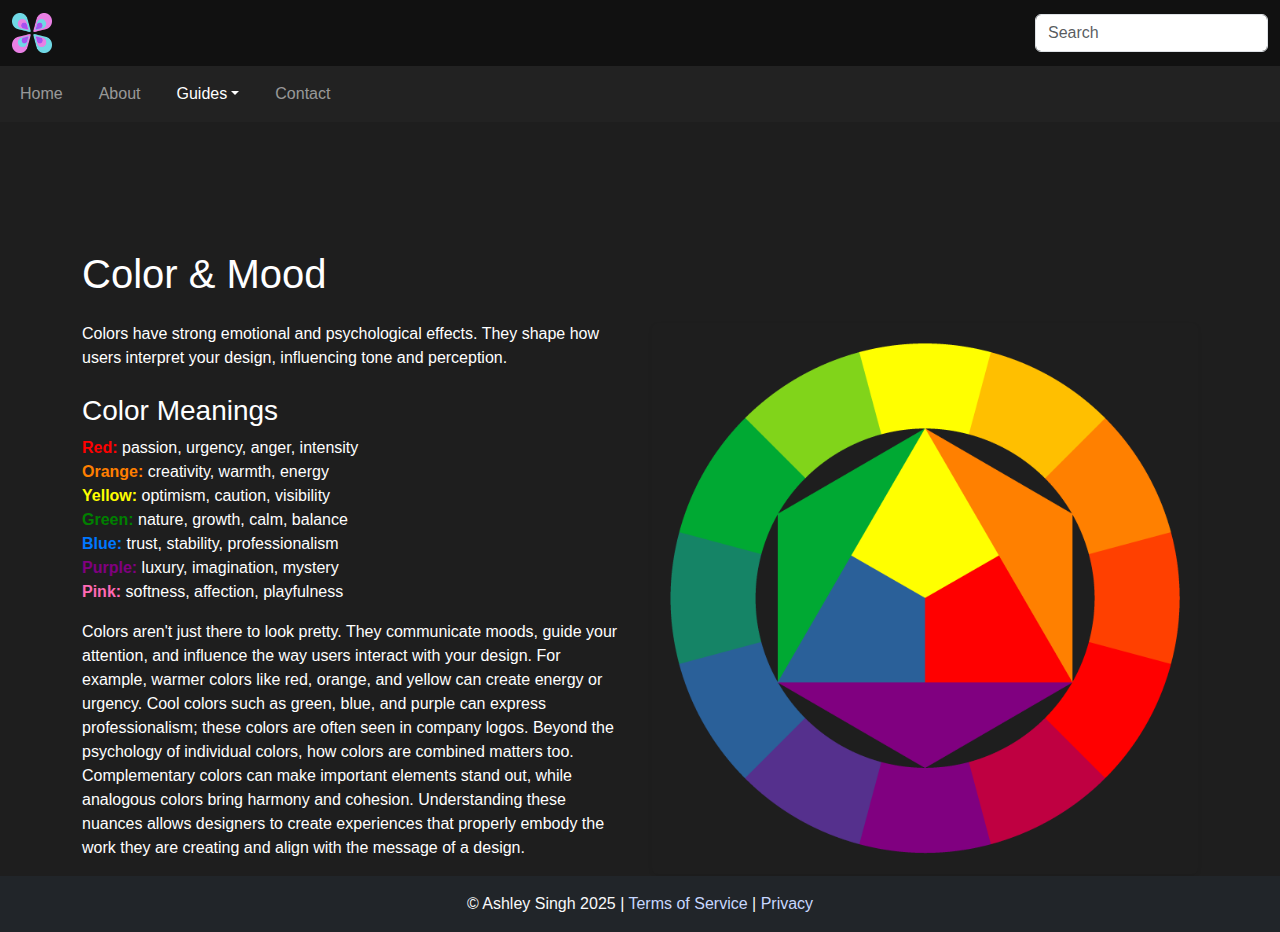
<file: colorandmood.html>
<!DOCTYPE html>
<html lang="en">
<head>
    <meta charset="UTF-8">
    <title>Color & Mood | Design 101</title>
    <link rel="icon" type="image/png" href="images/logo.png">

    <!-- DEVELOPER: Ashley Singh, IS117-001, Fall 2025 -->

    <link href="https://cdn.jsdelivr.net/npm/bootstrap@5.0.2/dist/css/bootstrap.min.css" rel="stylesheet">
    <link href="css/main.css" rel="stylesheet">
</head>

<body class="d-flex flex-column min-vh-100">

<header class="fixed-top">
    <nav class="navbar navbar-dark bg-dark py-2">
        <div class="container-fluid">
            <a class="navbar-brand" href="index.html">
                <img src="images/logo.png" width="40" height="40" alt="Design 101 Logo">
            </a>

            <form class="d-none d-md-flex" role="search">
                <input class="form-control" type="search" placeholder="Search">
            </form>

            <button class="navbar-toggler d-md-none" type="button" data-bs-toggle="collapse"
                    data-bs-target="#mobileSearch">
                <span class="navbar-toggler-icon"></span>
            </button>
        </div>
    </nav>

    <div class="collapse bg-dark p-2" id="mobileSearch">
        <form>
            <input class="form-control" type="search" placeholder="Search">
        </form>
    </div>

    <nav class="navbar navbar-expand-lg navbar-dark bg-secondary">
        <div class="container-fluid">

            <button class="navbar-toggler" type="button" data-bs-toggle="collapse" data-bs-target="#mainNav2">
                <span class="navbar-toggler-icon"></span>
            </button>

            <div class="collapse navbar-collapse" id="mainNav2">
                <ul class="navbar-nav ms-0">
                    <li class="nav-item"><a class="nav-link" href="index.html">Home</a></li>
                    <li class="nav-item"><a class="nav-link" href="about.html">About</a></li>

                    <li class="nav-item dropdown">
                        <a class="nav-link dropdown-toggle active" href="#" data-bs-toggle="dropdown">Guides</a>
                        <ul class="dropdown-menu">
                            <li><a class="dropdown-item" href="process.html">Design Process</a></li>
                            <li><a class="dropdown-item" href="elements.html">Design Elements</a></li>
                            <li><a class="dropdown-item" href="colorandmood.html">Color & Mood</a></li>
                            <li><a class="dropdown-item" href="darkpatterns.html">Dark Patterns</a></li>
                        </ul>
                    </li>

                    <li class="nav-item"><a class="nav-link" href="contact.html">Contact</a></li>

                </ul>
            </div>
        </div>
    </nav>
</header>

<main class="flex-grow-1 container" style="margin-top: 120px;">
    <h1 class="mb-4">Color & Mood</h1>

    <div class="row align-items-center">
        <!-- Text -->
        <div class="col-md-6">
            <p>Colors have strong emotional and psychological effects. They shape how users interpret your design, influencing tone and perception.</p>

            <h3 class="mt-4">Color Meanings</h3>

            <ul class="list-unstyled">
                <li><span style="color:#ff0000; font-weight:bold;">Red:</span> passion, urgency, anger, intensity</li>
                <li><span style="color:#ff7f00; font-weight:bold;">Orange:</span> creativity, warmth, energy</li>
                <li><span style="color:#ffff00; font-weight:bold;">Yellow:</span> optimism, caution, visibility</li>
                <li><span style="color:#008000; font-weight:bold;">Green:</span> nature, growth, calm, balance</li>
                <li><span style="color:#0077ff; font-weight:bold;">Blue:</span> trust, stability, professionalism</li>
                <li><span style="color:#800080; font-weight:bold;">Purple:</span> luxury, imagination, mystery</li>
                <li><span style="color:#ff69b4; font-weight:bold;">Pink:</span> softness, affection, playfulness</li>
            </ul>

            <p>Colors aren't just there to look pretty. They communicate moods, guide your attention, and influence the way users interact with your design. For example, warmer colors like red, orange, and yellow can create energy or urgency. Cool colors such as green, blue, and purple can express professionalism; these colors are often seen in company logos. Beyond the psychology of individual colors, how colors are combined matters too. Complementary colors can make important elements stand out, while analogous colors bring harmony and cohesion. Understanding these nuances allows designers to create experiences that properly embody the work they are creating and align with the message of a design.</p>
        </div>

        <!-- Image -->
        <div class="col-md-6 text-center">
            <img src="images/colorwheel.png" alt="Color Wheel" class="img-fluid rounded shadow-sm">
        </div>
    </div>
</main>




<footer class="bg-dark text-light text-center py-3">
    &copy; Ashley Singh 2025 |
    <a href="#" class="footer-link">Terms of Service</a> |
    <a href="#" class="footer-link">Privacy</a>
</footer>

<script src="https://cdn.jsdelivr.net/npm/bootstrap@5.0.2/dist/js/bootstrap.bundle.min.js"></script>
</body>
</html>
</file>
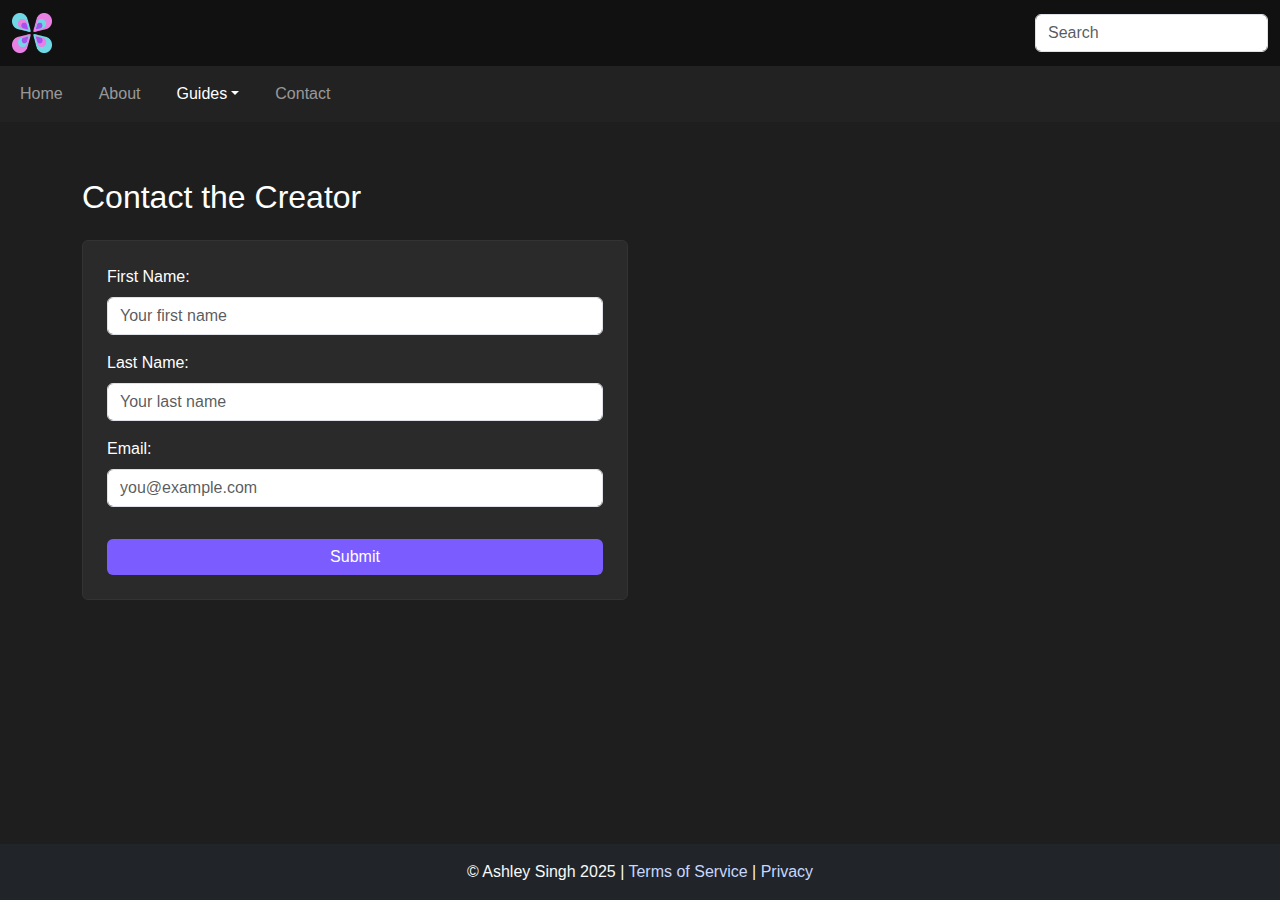
<file: contact.html>
<!DOCTYPE html>
<html lang="en">
<head>
    <meta charset="UTF-8">
    <title>Contact | Design 101</title>
    <link rel="icon" type="image/png" href="images/logo.png">


    <!-- DEVELOPER: Ashley Singh, IS117-001, Fall 2025 -->

    
    <link href="https://cdn.jsdelivr.net/npm/bootstrap@5.0.2/dist/css/bootstrap.min.css" rel="stylesheet">
    <link href="css/main.css" rel="stylesheet">
</head>
<body class="d-flex flex-column min-vh-100">


<header class="fixed-top">

    <!-- TOP BAR -->
    <nav class="navbar navbar-dark bg-dark py-2">
        <div class="container-fluid">
            <!-- Logo Top Left -->
            <a class="navbar-brand" href="index.html">
                <img src="images/logo.png" alt="Design 101 Logo" width="40" height="40">
            </a>
            <form class="d-none d-md-flex" role="search">
                <input class="form-control" type="search" placeholder="Search">
            </form>
            <button class="navbar-toggler d-md-none" type="button" data-bs-toggle="collapse" data-bs-target="#mobileSearch">
                <span class="navbar-toggler-icon"></span>
            </button>
        </div>
    </nav>

    <div class="collapse bg-dark p-2" id="mobileSearch">
        <form role="search">
            <input class="form-control" type="search" placeholder="Search">
        </form>
    </div>

    <!-- BOTTOM BAR -->
    <nav class="navbar navbar-expand-lg navbar-dark bg-secondary">
        <div class="container-fluid">
            <button class="navbar-toggler" type="button" data-bs-toggle="collapse" data-bs-target="#mainNav2">
                <span class="navbar-toggler-icon"></span>
            </button>
            <div class="collapse navbar-collapse" id="mainNav2">
                <ul class="navbar-nav ms-0">
                    <li class="nav-item"><a class="nav-link" href="index.html">Home</a></li>
                    <li class="nav-item"><a class="nav-link" href="about.html">About</a></li>
                    <li class="nav-item dropdown">
                        <a class="nav-link dropdown-toggle active" href="#" data-bs-toggle="dropdown">Guides</a>
                        <ul class="dropdown-menu">
                            <li><a class="dropdown-item" href="process.html">Design Process</a></li>
                            <li><a class="dropdown-item" href="elements.html">Design Elements</a></li>
                            <li><a class="dropdown-item" href="colorandmood.html">Color & Mood</a></li>
                            <li><a class="dropdown-item" href="darkpatterns.html">Dark Patterns</a></li>
                        </ul>
                    </li>

                    <li class="nav-item"><a class="nav-link" href="contact.html">Contact</a></li>
                </ul>
            </div>
        </div>
    </nav>

</header>



<!-- MAIN -->
<main class="flex-grow-1 container my-5">
    <div class="row justify-content-start">
        <div class="col-md-6">
            <h2 class="mb-4">Contact the Creator</h2>
            <form class="p-4 rounded" style="background-color:#2a2a2a; border:1px solid #333;">
                <div class="mb-3">
                    <label for="firstName" class="form-label">First Name:</label>
                    <input type="text" class="form-control" id="firstName" placeholder="Your first name">
                </div>
                <div class="mb-3">
                    <label for="lastName" class="form-label">Last Name:</label>
                    <input type="text" class="form-control" id="lastName" placeholder="Your last name">
                </div>
                <div class="mb-3">
                    <label for="email" class="form-label">Email:</label>
                    <input type="email" class="form-control" id="email" placeholder="you@example.com">
                </div>
                <button type="submit" class="btn btn-purple">Submit</button>
            </form>
        </div>
    </div>
</main>

<!-- FOOTER -->
<footer class="bg-dark text-light text-center py-3 mt-auto">
    <p class="mb-0">
        &copy; Ashley Singh 2025 |
        <a href="#" class="footer-link">Terms of Service</a> |
        <a href="#" class="footer-link">Privacy</a>
    </p>
</footer>


<script src="https://cdn.jsdelivr.net/npm/bootstrap@5.0.2/dist/js/bootstrap.bundle.min.js"></script>

</body>
</html>
</file>
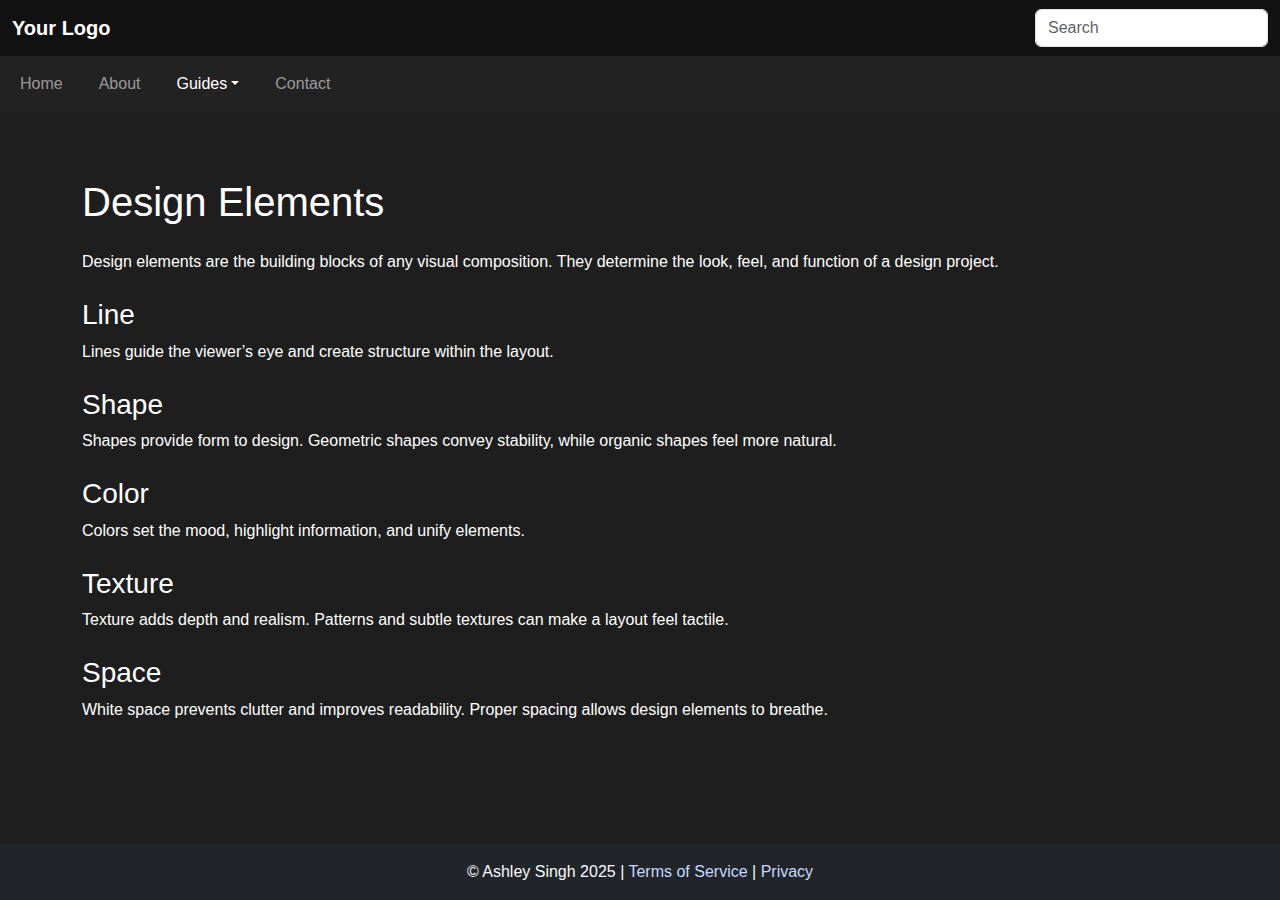
<file: elements.html>
<!DOCTYPE html>
<html lang="en">
<head>
    <meta charset="UTF-8">
    <title>Design Elements | Design 101</title>

    <!-- DEVELOPER: Ashley Singh, IS117-001, Fall 2025 -->

    <link href="https://cdn.jsdelivr.net/npm/bootstrap@5.0.2/dist/css/bootstrap.min.css" rel="stylesheet">
    <link href="css/main.css" rel="stylesheet">
</head>
<body class="d-flex flex-column min-vh-100">

<header class="fixed-top">
    <!-- Top Bar: Logo + Search -->
    <nav class="navbar navbar-dark bg-dark py-2">
        <div class="container-fluid">
            <a class="navbar-brand fw-bold" href="index.html">Your Logo</a>
            <form class="d-none d-md-flex" role="search">
                <input class="form-control" type="search" placeholder="Search">
            </form>
            <button class="navbar-toggler d-md-none" type="button" data-bs-toggle="collapse" data-bs-target="#mobileSearch">
                <span class="navbar-toggler-icon"></span>
            </button>
        </div>
    </nav>

    <div class="collapse bg-dark p-2" id="mobileSearch">
        <form role="search">
            <input class="form-control" type="search" placeholder="Search">
        </form>
    </div>

    <!-- Bottom Bar: Navigation Menu -->
    <nav class="navbar navbar-expand-lg navbar-dark bg-secondary">
        <div class="container-fluid">
            <button class="navbar-toggler" type="button" data-bs-toggle="collapse" data-bs-target="#mainNav2">
                <span class="navbar-toggler-icon"></span>
            </button>
            <div class="collapse navbar-collapse" id="mainNav2">
                <ul class="navbar-nav ms-0">
                    <li class="nav-item"><a class="nav-link" href="index.html">Home</a></li>
                    <li class="nav-item"><a class="nav-link" href="about.html">About</a></li>
                    <li class="nav-item dropdown">
                        <a class="nav-link dropdown-toggle active" href="#" role="button" data-bs-toggle="dropdown">Guides</a>
                        <ul class="dropdown-menu">
                            <li><a class="dropdown-item" href="process.html">Design Process</a></li>
                            <li><a class="dropdown-item active" href="elements.html">Design Elements</a></li>
                            <li><a class="dropdown-item" href="colorandmood.html">Color & Mood</a></li>
                        </ul>
                    </li>
                    <li class="nav-item"><a class="nav-link" href="contact.html">Contact</a></li>
                </ul>
            </div>
        </div>
    </nav>
</header>

<main class="flex-grow-1 container my-5">
    <h1 class="mb-4">Design Elements</h1>

    <p>Design elements are the building blocks of any visual composition. They determine the look, feel, and function of a design project.</p>

    <h3 class="mt-4">Line</h3>
    <p>Lines guide the viewer’s eye and create structure within the layout.</p>

    <h3 class="mt-4">Shape</h3>
    <p>Shapes provide form to design. Geometric shapes convey stability, while organic shapes feel more natural.</p>

    <h3 class="mt-4">Color</h3>
    <p>Colors set the mood, highlight information, and unify elements.</p>

    <h3 class="mt-4">Texture</h3>
    <p>Texture adds depth and realism. Patterns and subtle textures can make a layout feel tactile.</p>

    <h3 class="mt-4">Space</h3>
    <p>White space prevents clutter and improves readability. Proper spacing allows design elements to breathe.</p>
</main>

<footer class="bg-dark text-light text-center py-3 mt-auto">
    &copy; Ashley Singh 2025 |
    <a href="#" class="footer-link">Terms of Service</a> |
    <a href="#" class="footer-link">Privacy</a>
</footer>

<script src="https://cdn.jsdelivr.net/npm/bootstrap@5.0.2/dist/js/bootstrap.bundle.min.js"></script>
</body>
</html>
</file>
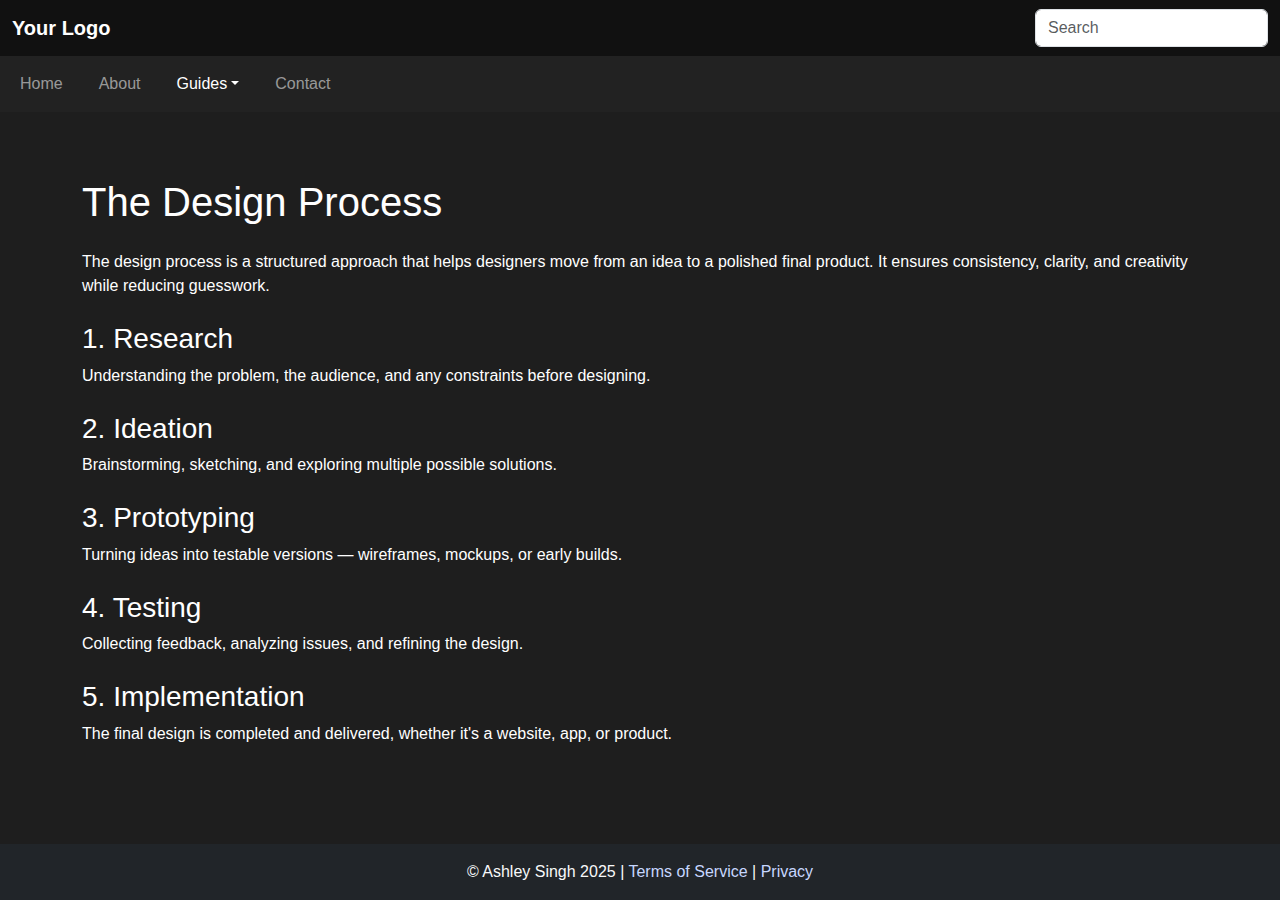
<file: process.html>
<!DOCTYPE html>
<html lang="en">
<head>
    <meta charset="UTF-8">
    <title>Design Process | Design 101</title>

    <!-- DEVELOPER: Ashley Singh, IS117-001, Fall 2025 -->

    <link href="https://cdn.jsdelivr.net/npm/bootstrap@5.0.2/dist/css/bootstrap.min.css" rel="stylesheet">
    <link href="css/main.css" rel="stylesheet">
</head>
<body class="d-flex flex-column min-vh-100">

<!-- HEADER -->
<header class="fixed-top">
    <nav class="navbar navbar-dark bg-dark py-2">
        <div class="container-fluid">
            <a class="navbar-brand fw-bold" href="index.html">Your Logo</a>
            <form class="d-none d-md-flex" role="search">
                <input class="form-control" type="search" placeholder="Search">
            </form>
        </div>
    </nav>

    <nav class="navbar navbar-expand-lg navbar-dark bg-secondary">
        <div class="container-fluid">
            <button class="navbar-toggler" type="button" data-bs-toggle="collapse" data-bs-target="#mainNav">
                <span class="navbar-toggler-icon"></span>
            </button>
            <div class="collapse navbar-collapse" id="mainNav">
                <ul class="navbar-nav ms-0">
                    <li class="nav-item"><a class="nav-link" href="index.html">Home</a></li>
                    <li class="nav-item"><a class="nav-link" href="about.html">About</a></li>
                    <li class="nav-item dropdown">
                        <a class="nav-link dropdown-toggle active" href="#" role="button" data-bs-toggle="dropdown">Guides</a>
                        <ul class="dropdown-menu">
                            <li><a class="dropdown-item active" href="process.html">Design Process</a></li>
                            <li><a class="dropdown-item" href="elements.html">Design Elements</a></li>
                            <li><a class="dropdown-item" href="colorandmood.html">Color & Mood</a></li>
                        </ul>
                    </li>
                    <li class="nav-item"><a class="nav-link" href="contact.html">Contact</a></li>
                </ul>
            </div>
        </div>
    </nav>
</header>

<!-- CONTENT -->
<main class="flex-grow-1 container my-5">
    <h1 class="mb-4">The Design Process</h1>

    <p>
        The design process is a structured approach that helps designers move from an idea to a polished final product.
        It ensures consistency, clarity, and creativity while reducing guesswork.
    </p>

    <h3 class="mt-4">1. Research</h3>
    <p>Understanding the problem, the audience, and any constraints before designing.</p>

    <h3 class="mt-4">2. Ideation</h3>
    <p>Brainstorming, sketching, and exploring multiple possible solutions.</p>

    <h3 class="mt-4">3. Prototyping</h3>
    <p>Turning ideas into testable versions — wireframes, mockups, or early builds.</p>

    <h3 class="mt-4">4. Testing</h3>
    <p>Collecting feedback, analyzing issues, and refining the design.</p>

    <h3 class="mt-4">5. Implementation</h3>
    <p>The final design is completed and delivered, whether it's a website, app, or product.</p>
</main>

<!-- FOOTER -->
<footer class="bg-dark text-light text-center py-3 mt-auto">
    &copy; Ashley Singh 2025 |
    <a href="#" class="footer-link">Terms of Service</a> |
    <a href="#" class="footer-link">Privacy</a>
</footer>

<script src="https://cdn.jsdelivr.net/npm/bootstrap@5.0.2/dist/js/bootstrap.bundle.min.js"></script>
</body>
</html>
</file>
<file: css/main.css>
/* DEVELOPER: Ashley Singh, IS117-001, Fall 2025 */

html, body {
    height: 100%;
    margin: 0;
}

body {
    background-color: #1e1e1e;
    color: #ffffff;
    font-family: Arial, sans-serif;
    display: flex;
    flex-direction: column;
    min-height: 100vh;
    padding-top: 130px; 
}

main.flex-grow-1 {
    flex: 1 0 auto;
}

/* Headings */
h1, h2, h3, h4, h5, h6 {
    color: #ffffff;
}

.navbar-dark.bg-dark {
    background-color: #111 !important;
}
.navbar-dark.bg-secondary {
    background-color: #222 !important;
}

.navbar-nav .nav-link {
    margin-right: 20px;
}

.navbar-nav .dropdown-menu {
    margin-left: 0;
}

.navbar-brand img {
    display: inline-block;
    vertical-align: middle;
    border-radius: 4px;
}

/* Jumbotron */
.jumbotron-custom {
    position: relative;
    background-image: url('../images/jumbotron2.jpeg');
    background-size: cover;
    background-position: center;
    background-repeat: no-repeat;
    border-radius: 0.5rem;
    height: 400px; 
    display: flex;
    align-items: center;
    justify-content: center;
    text-align: center;
    overflow: hidden;
}

.jumbotron-custom::before {
    content: "";
    position: absolute;
    inset: 0;
    background-color: rgba(0,0,0,0.4);
    border-radius: 0.5rem;
    z-index: 0;
}

.jumbotron-text {
    position: relative;
    z-index: 1;
    color: #ffffff;
    padding: 0 1rem;
}

/* Cards */
.card {
    background-color: #2a2a2a;
    color: #ffffff;
    border: 1px solid #333;
    transition: transform 0.2s ease;
}

.card:hover {
    transform: translateY(-4px);
}

.card-img-top {
    height: 200px;
    object-fit: cover;
}

/* Footer (sticky) */
footer {
    background-color: #111 !important;
    color: #fff;
    width: 100%;
    flex-shrink: 0;
}

.footer-link {
    color: #c7d7ff;
    text-decoration: none;
}
.footer-link:hover {
    color: #ffffff;
    text-decoration: underline;
}


@media (min-width: 0px) {
}


form input, form button, form textarea {
    width: 100%;
}


form button {
    margin-top: 1rem;
}

.btn-purple {
    background-color: #7b5cff;
    color: #ffffff;
    border: none;
}
.btn-purple:hover {
    background-color: #5a3dcc;
}


@media (max-width: 768px) {
    main.container.my-5 {
        margin-top: 2rem;
        margin-bottom: 2rem;
    }
}


@media (max-width: 480px) {
    .navbar-nav .nav-link {
        margin-right: 10px;
    }
}
</file>
